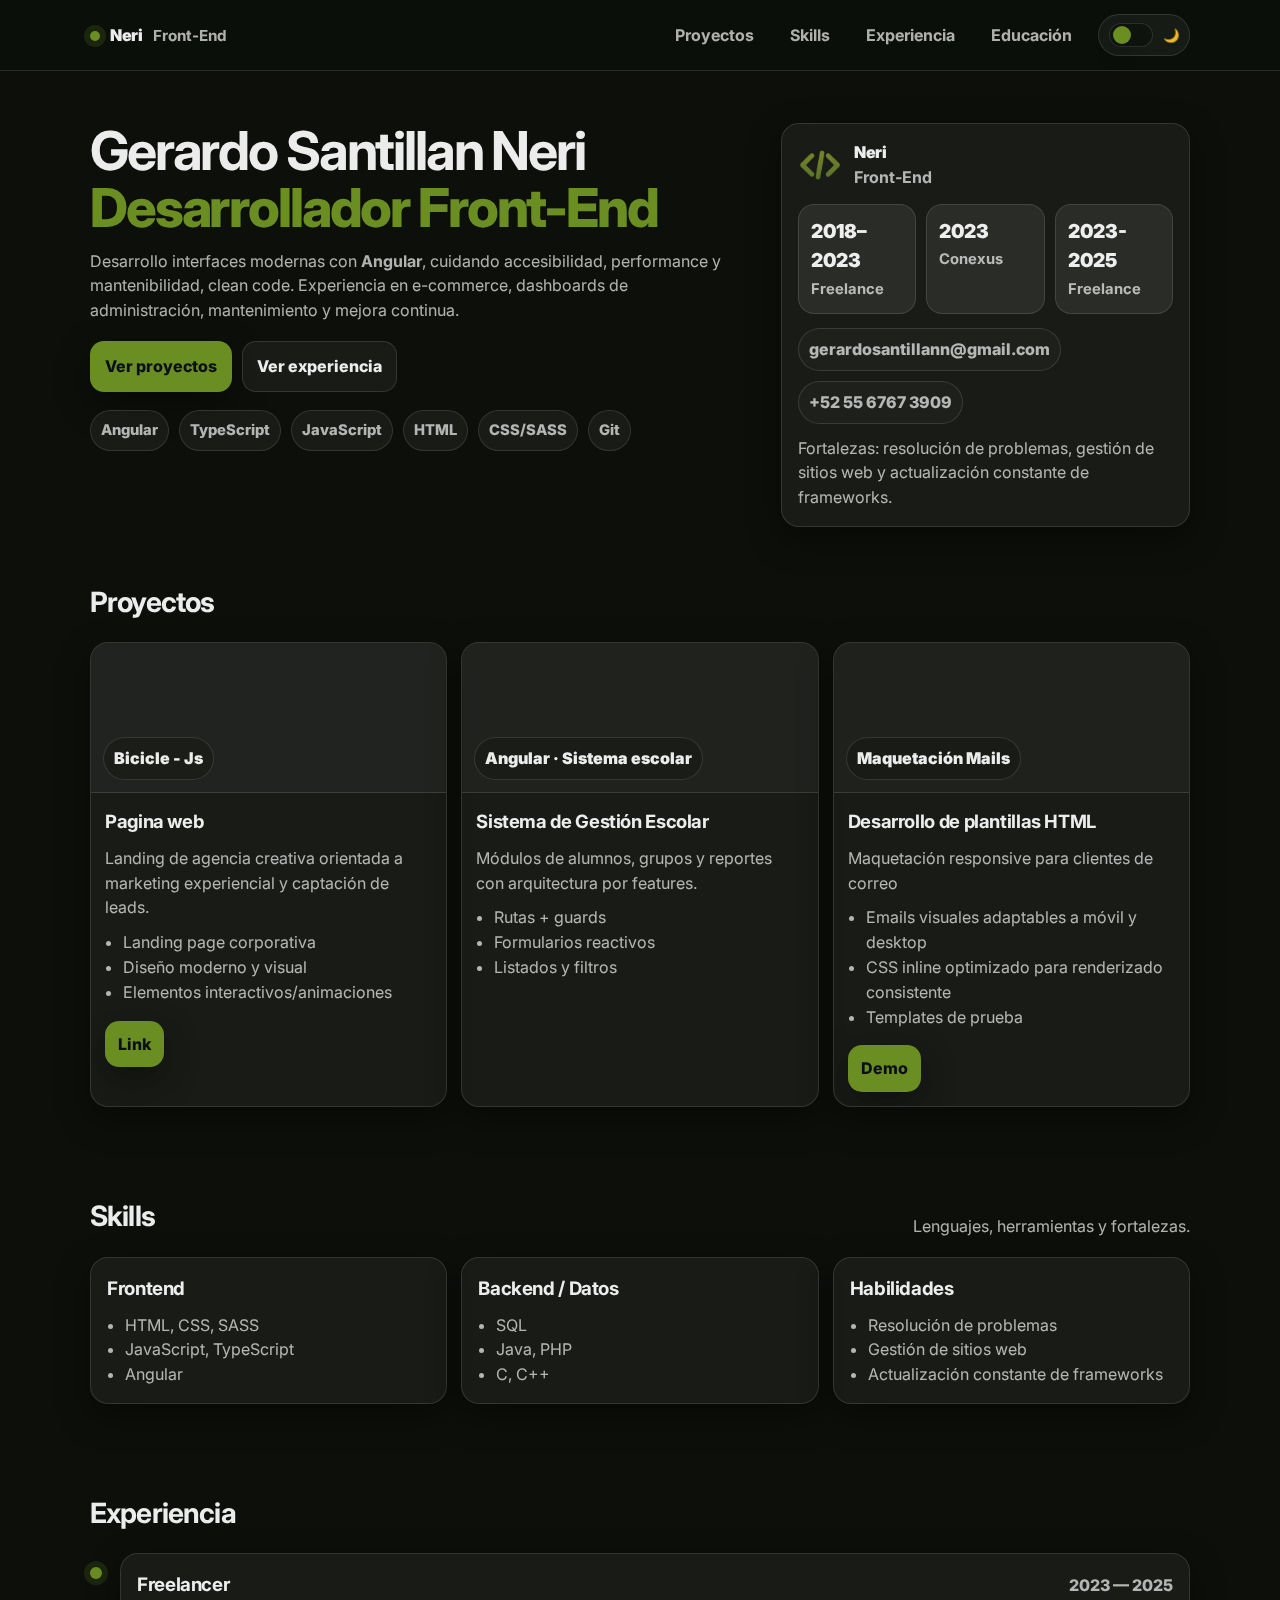
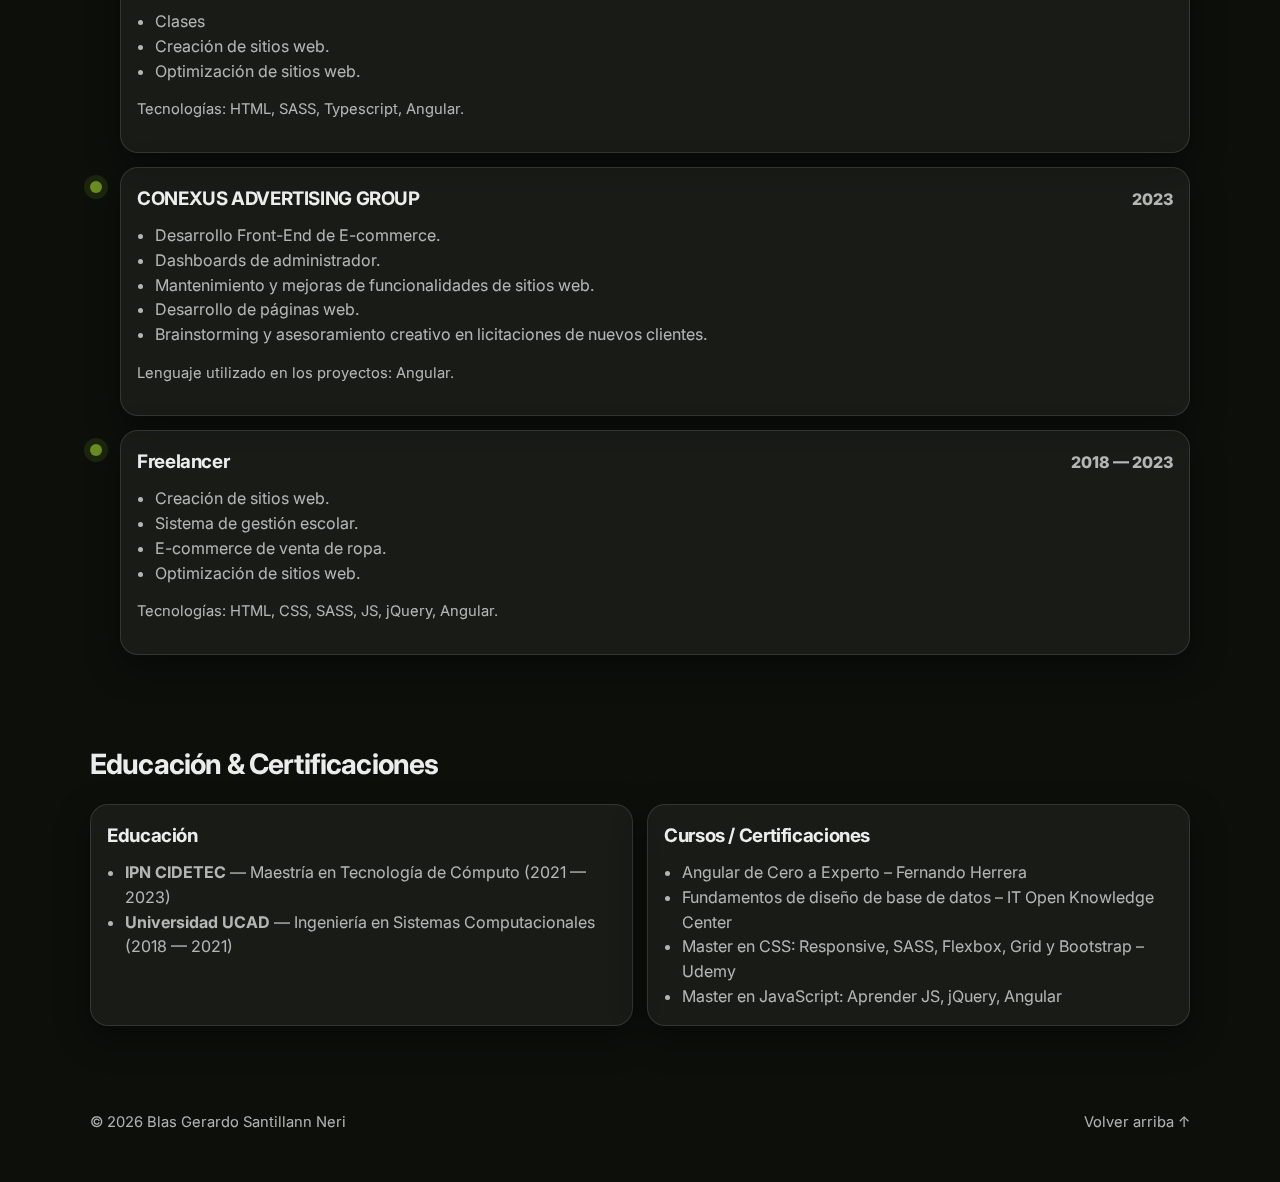
<file: index.html>
<!doctype html>
<html lang="es">
<head>
  <meta charset="utf-8" />
  <meta name="viewport" content="width=device-width,initial-scale=1" />
  <meta name="description" content="Portfolio de Blas Gerardo Santillann Neri — Desarrollador Web Front-End (Angular)." />
  <title>Blas Gerardo Santillann Neri — Front-End</title>

  <link rel="preconnect" href="https://fonts.googleapis.com">
  <link rel="preconnect" href="https://fonts.gstatic.com" crossorigin>
  <link href="https://fonts.googleapis.com/css2?family=Inter:wght@400;500;600;700;800&display=swap" rel="stylesheet">

  <link rel="stylesheet" href="./styles.css" />
</head>
<body>
  <!-- <a class="skip-link" href="#contenido">Saltar al contenido</a> -->

  <!-- Fondo animado: pétalos oliva -->
  <div class="petals" aria-hidden="true">
    <span class="petal"></span><span class="petal"></span><span class="petal"></span><span class="petal"></span>
    <span class="petal"></span><span class="petal"></span><span class="petal"></span><span class="petal"></span>
    <span class="petal"></span><span class="petal"></span><span class="petal"></span><span class="petal"></span>
    <span class="petal"></span><span class="petal"></span>
  </div>

  <header class="header">
    <div class="container header__inner">
      <a class="brand" href="#">
        <span class="brand__mark" aria-hidden="true"></span>
        <span class="brand__name">Neri</span>
        <span class="brand__role">Front-End</span>
      </a>

      <nav class="nav" aria-label="Navegación">
        <button class="nav__toggle" type="button" aria-expanded="false" aria-controls="navMenu">
          <span class="sr-only">Abrir menú</span>
          <span class="nav__icon" aria-hidden="true"></span>
        </button>

        <div id="navMenu" class="nav__menu">
          <a href="#proyectos">Proyectos</a>
          <a href="#skills">Skills</a>
          <a href="#experiencia">Experiencia</a>
          <a href="#educacion">Educación</a>

          <button class="theme-toggle" id="themeToggle" type="button"
                  aria-label="Cambiar a modo claro" aria-pressed="false">
            <span class="theme-toggle__track" aria-hidden="true">
              <span class="theme-toggle__thumb" aria-hidden="true"></span>
            </span>
            <span class="theme-toggle__icon" aria-hidden="true">🌙</span>
          </button>
        </div>
      </nav>
    </div>
  </header>

  <main id="contenido">
    <section class="hero">
      <div class="container hero__grid">
        <div class="hero__copy">
<!--           <p class="kicker">
            <span class="dot" aria-hidden="true"></span>
            Tlalnepantla de Baz · Disponible para proyectos
          </p> -->

          <h1 class="hero__title">
            Gerardo Santillan Neri
            <span class="grad">Desarrollador Front-End</span>
          </h1>

          <p class="hero__text">
            Desarrollo interfaces modernas con <strong>Angular</strong>, cuidando accesibilidad, performance y
            mantenibilidad, clean code. Experiencia en e-commerce, dashboards de administración, mantenimiento y mejora continua.
          </p>

          <div class="hero__cta">
            <a class="btn btn--primary" href="#proyectos">Ver proyectos</a>
            <a class="btn btn--ghost" href="#experiencia">Ver experiencia</a>
            <!-- <a class="btn btn--link" href="mailto:gerardosantillann@gmail.com">gerardosantillann@gmail.com</a> -->
          </div>

          <ul class="chips" aria-label="Tecnologías principales">
            <li><span class="chip">Angular</span></li>
            <li><span class="chip">TypeScript</span></li>
            <li><span class="chip">JavaScript</span></li>
            <li><span class="chip">HTML</span></li>
            <li><span class="chip">CSS/SASS</span></li>
            <li><span class="chip">Git</span></li>
          </ul>
        </div>

        <aside class="hero__card" aria-label="Tarjeta de contacto">
          <div class="card">
            <div class="card__top">
              <div class="avatar" aria-hidden="true"><img src="./assets/img/dev.png" alt=""></div>
              <div>
                <p class="card__name">Neri</p>
                <p class="card__meta">Front-End <!-- · Angular --></p>
              </div>
            </div>

            <div class="stats" role="list">
              <div class="stat" role="listitem">
                <p class="stat__num">2018–2023</p>
                <p class="stat__label">Freelance</p>
              </div>
              <div class="stat" role="listitem">
                <p class="stat__num">2023</p>
                <p class="stat__label">Conexus</p>
              </div>
              <div class="stat" role="listitem">
                <p class="stat__num">2023-2025</p>
                <p class="stat__label">Freelance</p>
              </div>
            </div>

            <div class="links">
              <a class="pill" href="mailto:gerardosantillann@gmail.com">gerardosantillann@gmail.com</a>
              <a class="pill" href="tel:+525567673909">+52 55 6767 3909</a>
              <!-- <span class="pill" aria-label="Ubicación">Tlalnepantla de Baz</span> -->
            </div>

            <p class="card__note">
              Fortalezas: resolución de problemas, gestión de sitios web y actualización constante de frameworks.
            </p>
          </div>
        </aside>
      </div>
    </section>

    <section class="section" id="proyectos">
      <div class="container">
        <div class="section__head">
          <h2 class="section__title">Proyectos</h2>
          <!-- <p class="section__desc">Reemplaza los ejemplos por tus proyectos reales (demo + repo).</p> -->
        </div>

        <div class="grid">
          <article class="project">
            <div class="project__cover">
              <span class="project__badge">Bicicle - Js</span>
            </div>
            <div class="project__body">
              <h3 class="project__title">Pagina web</h3>
              <p class="project__text">Landing de agencia creativa orientada a marketing experiencial y captación de leads.</p>
              <ul class="project__list">
                <li>Landing page corporativa</li>
                <li>Diseño moderno y visual</li>
                <li>Elementos interactivos/animaciones</li>
              </ul>
              <div class="project__actions">
                <a class="btn btn--sm btn--primary" href="https://www.bicible.com.mx/" target="_blank" rel="noreferrer">Link</a>
                <!-- <a class="btn btn--sm btn--ghost" href="#" target="_blank" rel="noreferrer">Código</a> -->
              </div>
            </div>
          </article>

          <article class="project">
            <div class="project__cover project__cover--alt">
              <span class="project__badge">Angular · Sistema escolar</span>
            </div>
            <div class="project__body">
              <h3 class="project__title">Sistema de Gestión Escolar</h3>
              <p class="project__text">Módulos de alumnos, grupos y reportes con arquitectura por features.</p>
              <ul class="project__list">
                <li>Rutas + guards</li>
                <li>Formularios reactivos</li>
                <li>Listados y filtros</li>
              </ul>
              <div class="project__actions">
              </div>
            </div>
          </article>

          <article class="project">
            <div class="project__cover project__cover--alt2">
              <span class="project__badge">Maquetación Mails</span>
            </div>
            <div class="project__body">
              <h3 class="project__title">Desarrollo de plantillas HTML</h3>
              <p class="project__text">Maquetación responsive para clientes de correo</h3>
              <ul class="project__list">
                <li>Emails visuales adaptables a móvil y desktop</li>
                <li>CSS inline optimizado para renderizado consistente</li>
                <li>Templates de prueba</li>
              </ul>
              <div class="project__actions">
                <a class="btn btn--sm btn--primary" href="Mails/index.html" target="_blank" rel="noreferrer">Demo</a>
              </div>
            </div>
          </article>
        </div>
      </div>
    </section>

    <section class="section" id="skills">
      <div class="container">
        <div class="section__head">
          <h2 class="section__title">Skills</h2>
          <p class="section__desc">Lenguajes, herramientas y fortalezas.</p>
        </div>

        <div class="panels">
          <div class="panel">
            <h3 class="panel__title">Frontend</h3>
            <ul class="list">
              <li>HTML, CSS, SASS</li>
              <li>JavaScript, TypeScript</li>
              <li>Angular</li>
            </ul>
          </div>

          <div class="panel">
            <h3 class="panel__title">Backend / Datos</h3>
            <ul class="list">
              <li>SQL</li>
              <li>Java, PHP</li>
              <li>C, C++</li>
            </ul>
          </div>

          <div class="panel">
            <h3 class="panel__title">Habilidades</h3>
            <ul class="list">
              <li>Resolución de problemas</li>
              <li>Gestión de sitios web</li>
              <li>Actualización constante de frameworks</li>
            </ul>
          </div>
        </div>
      </div>
    </section>

    <section class="section" id="experiencia">
      <div class="container">
        <div class="section__head">
          <h2 class="section__title">Experiencia</h2>
          <!-- <p class="section__desc">Enfoque en Angular y mantenimiento/mejoras.</p> -->
        </div>

        <div class="timeline">
                    <article class="job">
            <div class="job__dot" aria-hidden="true"></div>
            <div class="job__content">
              <div class="job__top">
                <h3 class="job__title">Freelancer</h3>
                <p class="job__time">2023 — 2025</p>
              </div>
              <ul class="job__list">
                <li>Clases</li>
                <li>Creación de sitios web.</li>
                <li>Optimización de sitios web.</li>
              </ul>
              <p class="muted small">Tecnologías: HTML, SASS, Typescript, Angular.</p>
            </div>
          </article>

          <article class="job">
            <div class="job__dot" aria-hidden="true"></div>
            <div class="job__content">
              <div class="job__top">
                <h3 class="job__title">CONEXUS ADVERTISING GROUP</h3>
                <p class="job__time">2023</p>
              </div>
              <ul class="job__list">
                <li>Desarrollo Front-End de E-commerce.</li>
                <li>Dashboards de administrador.</li>
                <li>Mantenimiento y mejoras de funcionalidades de sitios web.</li>
                <li>Desarrollo de páginas web.</li>
                <li>Brainstorming y asesoramiento creativo en licitaciones de nuevos clientes.</li>
              </ul>
              <p class="muted small">Lenguaje utilizado en los proyectos: Angular.</p>
            </div>
          </article>

          <article class="job">
            <div class="job__dot" aria-hidden="true"></div>
            <div class="job__content">
              <div class="job__top">
                <h3 class="job__title">Freelancer</h3>
                <p class="job__time">2018 — 2023</p>
              </div>
              <ul class="job__list">
                <li>Creación de sitios web.</li>
                <li>Sistema de gestión escolar.</li>
                <li>E-commerce de venta de ropa.</li>
                <li>Optimización de sitios web.</li>
              </ul>
              <p class="muted small">Tecnologías: HTML, CSS, SASS, JS, jQuery, Angular.</p>
            </div>
          </article>
        </div>
      </div>
    </section>

    <section class="section" id="educacion">
      <div class="container">
        <div class="section__head">
          <h2 class="section__title">Educación & Certificaciones</h2>
          <!-- <p class="section__desc">Separado en 2 tarjetas: educación y cursos/certificaciones.</p> -->
        </div>

        <div class="panels panels--2">
          <div class="panel">
            <h3 class="panel__title">Educación</h3>
            <ul class="list">
              <li><strong>IPN CIDETEC</strong> — Maestría en Tecnología de Cómputo (2021 — 2023)</li>
              <li><strong>Universidad UCAD</strong> — Ingeniería en Sistemas Computacionales (2018 — 2021)</li>
            </ul>
          </div>

          <div class="panel">
            <h3 class="panel__title">Cursos / Certificaciones</h3>
            <ul class="list">
              <li>Angular de Cero a Experto – Fernando Herrera</li>
              <li>Fundamentos de diseño de base de datos – IT Open Knowledge Center</li>
              <li>Master en CSS: Responsive, SASS, Flexbox, Grid y Bootstrap – Udemy</li>
              <li>Master en JavaScript: Aprender JS, jQuery, Angular</li>
            </ul>
          </div>
        </div>
      </div>
    </section>

    <footer class="footer">
      <div class="container footer__inner">
        <p class="muted small">© <span id="year"></span> Blas Gerardo Santillann Neri</p>
        <a class="muted small" href="#contenido">Volver arriba ↑</a>
      </div>
    </footer>
  </main>

  <script src="./app.js"></script>
</body>
</html>
</file>
<file: styles.css>
/* ===== Base ===== */
*{ box-sizing:border-box; }
html{ scroll-behavior:smooth; }
body{
  margin:0;
  font-family: Inter, system-ui, -apple-system, Segoe UI, Roboto, Arial, sans-serif;
  line-height:1.55;
  background: var(--bg);
  color: var(--text);
}
img{ max-width:100%; display:block; }
a{ color:inherit; text-decoration:none; }
/* a:hover{ text-decoration:underline; } */
:focus-visible{ outline:2px solid var(--ring); outline-offset:3px; }

.sr-only{ position:absolute; width:1px; height:1px; margin:-1px; padding:0; overflow:hidden; clip:rect(0,0,0,0); white-space:nowrap; border:0; }

.skip-link{
  position:absolute; left:-999px; top:12px; z-index:1000;
  padding:10px 12px; border-radius:14px;
  background: var(--panel);
  border: 1px solid var(--border);
}
.skip-link:focus{ left:12px; }

/* ===== Paleta sólida (verde olivo) ===== */
:root{
  --bg: #0c0f0a;
  --panel: rgba(255,255,255,.05);
  --panel-2: rgba(255,255,255,.08);

  --text: rgba(255,255,255,.92);
  --muted: rgba(255,255,255,.68);

  --border: rgba(255,255,255,.12);
  --shadow: 0 12px 34px rgba(0,0,0,.38);
  --radius: 18px;

  --accent: #6b8e23;
  --accent-2: #56761c;
  --ring: rgba(107,142,35,.55);

  --max: 1100px;
}

[data-theme="light"]{
  --bg:#f6f7f4;
  --panel: rgba(17,24,39,.05);
  --panel-2: rgba(17,24,39,.08);

  --text: rgba(15,23,42,.92);
  --muted: rgba(15,23,42,.70);

  --border: rgba(15,23,42,.12);
  --shadow: 0 12px 34px rgba(2,6,23,.10);

  --accent: #6b8e23;
  --accent-2: #56761c;
  --ring: rgba(107,142,35,.45);
}

/* ===== Fondo animado: pétalos ===== */
.petals{
  position: fixed;
  inset: 0;
  pointer-events: none;
  overflow: hidden;
  z-index: 0;
}
.petal{
  position:absolute;
  top: -12vh;
  width: 14px;
  height: 10px;
  border-radius: 999px;
  background: rgba(107,142,35,.22);
  border: 1px solid rgba(107,142,35,.18);
  transform: translate3d(0,0,0) rotate(15deg);
  animation: fall linear infinite, sway ease-in-out infinite;
  box-shadow: 0 10px 20px rgba(0,0,0,.16);
}
.petal:nth-child(1){ left: 6%;  width: 10px; height: 8px;  animation-duration: 12s, 3.2s; animation-delay: -2s, -1s; opacity:.65;}
.petal:nth-child(2){ left: 14%; width: 16px; height: 10px; animation-duration: 15s, 3.6s; animation-delay: -7s, -2s; opacity:.55;}
.petal:nth-child(3){ left: 22%; width: 12px; height: 9px;  animation-duration: 13s, 3.0s; animation-delay: -4s, -1.5s; opacity:.6;}
.petal:nth-child(4){ left: 30%; width: 18px; height: 11px; animation-duration: 17s, 4.1s; animation-delay: -9s, -2.2s; opacity:.5;}
.petal:nth-child(5){ left: 38%; width: 11px; height: 8px;  animation-duration: 14s, 3.3s; animation-delay: -6s, -1.2s; opacity:.62;}
.petal:nth-child(6){ left: 46%; width: 15px; height: 10px; animation-duration: 16s, 3.9s; animation-delay: -10s,-2.4s; opacity:.52;}
.petal:nth-child(7){ left: 54%; width: 12px; height: 9px;  animation-duration: 13.5s,3.2s; animation-delay: -3s, -1.4s; opacity:.6;}
.petal:nth-child(8){ left: 62%; width: 18px; height: 12px; animation-duration: 18s, 4.4s; animation-delay: -12s,-2.7s; opacity:.48;}
.petal:nth-child(9){ left: 70%; width: 10px; height: 8px;  animation-duration: 12.5s,3.0s; animation-delay: -5s, -1.1s; opacity:.65;}
.petal:nth-child(10){left: 78%; width: 16px; height: 10px; animation-duration: 16.5s,4.0s; animation-delay: -8s, -2.0s; opacity:.52;}
.petal:nth-child(11){left: 86%; width: 12px; height: 9px;  animation-duration: 14.8s,3.5s; animation-delay: -11s,-2.1s; opacity:.58;}
.petal:nth-child(12){left: 92%; width: 18px; height: 11px; animation-duration: 19s, 4.6s; animation-delay: -13s,-2.9s; opacity:.45;}
.petal:nth-child(13){left: 44%; width: 9px;  height: 7px;  animation-duration: 11.8s,2.8s; animation-delay: -7s, -1.3s; opacity:.7;}
.petal:nth-child(14){left: 10%; width: 13px; height: 9px;  animation-duration: 15.2s,3.7s; animation-delay: -9s, -2.2s; opacity:.55;}

@keyframes fall{
  0%{ transform: translateY(-12vh) rotate(15deg); }
  100%{ transform: translateY(112vh) rotate(380deg); }
}
@keyframes sway{
  0%,100%{ margin-left: 0px; }
  50%{ margin-left: 34px; }
}
@media (prefers-reduced-motion: reduce){
  .petal{ animation:none !important; display:none; }
}

/* ===== Layout helpers ===== */
.container{ width:min(var(--max), calc(100% - 40px)); margin:0 auto; position:relative; z-index: 1; }
.muted{ color: var(--muted); }
.small{ font-size:.92rem; }

/* ===== Header ===== */
.header{
  position:sticky; top:0; z-index:50;
  backdrop-filter: blur(10px);
  background: color-mix(in srgb, var(--bg) 84%, transparent);
  border-bottom: 1px solid var(--border);
}
.header__inner{ display:flex; align-items:center; justify-content:space-between; padding:14px 0; }

.brand{ display:flex; align-items:baseline; gap:10px; }
.brand__mark{
  width:10px; height:10px; border-radius:50%;
  background: var(--accent);
  box-shadow: 0 0 0 6px color-mix(in srgb, var(--accent) 18%, transparent);
}
.brand__name{ font-weight:900; letter-spacing:-0.02em; }
.brand__role{ color:var(--muted); font-weight:700; font-size:.95rem; }

.nav{ display:flex; align-items:center; gap:10px; position:relative; }
.nav__menu{ display:flex; align-items:center; gap:16px; }
.nav__menu a{
  color: var(--muted);
  font-weight: 700;
  padding: 8px 10px;
  border-radius: 12px;
  transition: background .2s ease, color .2s ease, transform .2s ease;
}
.nav__menu a:hover{ text-decoration:none; color:var(--text); background:var(--panel); transform:translateY(-1px); }

/* Mobile menu */
.nav__toggle{
  display:none;
  border: 1px solid var(--border);
  background: var(--panel);
  color: var(--text);
  border-radius: 14px;
  padding: 10px 12px;
  cursor:pointer;
  transition: background .2s ease, transform .2s ease;
}
.nav__toggle:hover{ background: var(--panel-2); transform: translateY(-1px); }
.nav__icon{ display:block; width:18px; height:2px; background:var(--text); position:relative; }
.nav__icon::before,.nav__icon::after{ content:""; position:absolute; left:0; width:18px; height:2px; background:var(--text); }
.nav__icon::before{ top:-6px; }
.nav__icon::after{ top:6px; }

/* Theme toggle */
.theme-toggle{
  display:inline-flex; align-items:center; gap:10px;
  border: 1px solid var(--border);
  background: var(--panel);
  color: var(--text);
  border-radius: 999px;
  padding: 8px 10px;
  cursor:pointer;
  transition: background .2s ease, transform .2s ease, border-color .2s ease;
}
.theme-toggle:hover{ background: var(--panel-2); transform: translateY(-1px); }
.theme-toggle__track{
  width:44px; height:24px; border-radius:999px;
  border:1px solid var(--border);
  background: color-mix(in srgb, var(--bg) 55%, transparent);
  position:relative;
  display:inline-block;
}
.theme-toggle__thumb{
  width:18px; height:18px; border-radius:50%;
  background: var(--accent);
  position:absolute; top:50%; left:3px;
  transform: translateY(-50%);
  transition:left .25s ease;
  box-shadow: 0 8px 18px rgba(0,0,0,.25);
}
[data-theme="light"] .theme-toggle__thumb{ left:23px; }
.theme-toggle__icon{ width:1.2em; display:inline-flex; justify-content:center; }

/* Hero */
.hero{ position:relative; padding:52px 0 10px; }
.hero__grid{ display:grid; gap:24px; grid-template-columns:1.55fr .95fr; align-items:start; }

.kicker{
  display:inline-flex; align-items:center; gap:10px;
  border:1px solid var(--border);
  background:var(--panel);
  border-radius:999px;
  padding:8px 12px;
  color:var(--muted);
  font-weight:700;
  margin:0 0 14px;
}
.dot{
  width:8px; height:8px; border-radius:50%;
  background: var(--accent);
  box-shadow: 0 0 0 6px color-mix(in srgb, var(--accent) 18%, transparent);
}
.hero__title{
  margin:0 0 12px;
  font-size: clamp(2.05rem, 4.2vw, 3.35rem);
  line-height:1.06;
  letter-spacing:-0.04em;
}
.grad{ color: var(--accent); display:block; font-weight:800; }
.hero__text{ margin:0 0 18px; color:var(--muted); max-width:64ch; }
.hero__cta{ display:flex; flex-wrap:wrap; gap:10px; margin-bottom:18px; }

/* Buttons */
.btn{
  display:inline-flex; align-items:center; justify-content:center; gap:10px;
  border-radius:14px;
  padding:12px 14px;
  font-weight:800;
  border:1px solid transparent;
  cursor:pointer;
  text-decoration:none !important;
  transition: transform .2s ease, background .2s ease, border-color .2s ease, color .2s ease;
}
.btn:hover{ transform: translateY(-1px); }
.btn:active{ transform: translateY(0px) scale(.99); }
.btn--sm{ padding:10px 12px; font-weight:800; }

.btn--primary{ background: var(--accent); color:#0b0f19; box-shadow:var(--shadow); }
.btn--primary:hover{ background: var(--accent-2); }

.btn--ghost{ border-color:var(--border); background:var(--panel); color:var(--text); }
.btn--ghost:hover{ background:var(--panel-2); }

.btn--link{ padding:12px 10px; color:var(--muted); }
.btn--link:hover{ color:var(--text); }

/* Chips */
.chips{ list-style:none; padding:0; margin:0; display:flex; flex-wrap:wrap; gap:10px; }
.chip{
  display:inline-flex;
  border:1px solid var(--border);
  background:var(--panel);
  padding:8px 10px;
  border-radius:999px;
  color:var(--muted);
  font-weight:800;
  font-size:.92rem;
  transition: transform .2s ease, background .2s ease, border-color .2s ease;
}
.chip:hover{ transform:translateY(-1px); background:var(--panel-2); border-color:rgba(107,142,35,.35); }

/* Card/Panel/Project */
.card, .panel, .project{ border:1px solid var(--border); background:var(--panel); border-radius:var(--radius); box-shadow:var(--shadow); }
.card{ padding:16px; }
.card__top{ display:flex; align-items:center; gap:12px; margin-bottom:14px; }
.avatar{
  width:44px; height:44px; border-radius:16px;
  display:grid; place-items:center;
  font-weight:900;
  /* background:var(--accent); */
  color:#0b0f19;
}
.avatar img{
  display: flex;
}
.card__name{ margin:0; font-weight:900; letter-spacing:-0.02em; }
.card__meta{ margin:0; color:var(--muted); font-weight:700; }

.stats{ display:grid; grid-template-columns:repeat(3,1fr); gap:10px; margin:12px 0 14px; }
.stat{
  border:1px solid var(--border);
  background:var(--panel-2);
  border-radius:16px;
  padding:12px;
  transition: transform .2s ease, border-color .2s ease;
}
.stat:hover{ transform:translateY(-1px); border-color:rgba(107,142,35,.30); }
.stat__num{ margin:0; font-size:1.2rem; font-weight:900; }
.stat__label{ margin:2px 0 0; color:var(--muted); font-weight:700; font-size:.92rem; }

.links{ display:flex; flex-wrap:wrap; gap:10px; margin-bottom:12px; }
.pill{
  border:1px solid var(--border);
  background: color-mix(in srgb, var(--panel) 55%, transparent);
  padding:8px 10px;
  border-radius:999px;
  color:var(--muted);
  font-weight:800;
  transition: background .2s ease, transform .2s ease, color .2s ease, border-color .2s ease;
}
.pill:hover{ text-decoration:none; color:var(--text); background:var(--panel-2); transform:translateY(-1px); border-color:rgba(107,142,35,.30); }
.card__note{ margin:0; color:var(--muted); }

/* Sections */
.section{ padding:44px 0; }
.section__head{ display:flex; align-items:flex-end; justify-content:space-between; gap:16px; margin-bottom:18px; }
.section__title{ margin:0; font-size:1.75rem; letter-spacing:-0.03em; }
.section__desc{ margin:0; color:var(--muted); }

/* Projects */
.grid{ display:grid; gap:14px; grid-template-columns:repeat(3,1fr); }
.project{
  overflow:hidden;
  display:flex;
  flex-direction:column;
  transition: transform .22s ease, background .22s ease, border-color .22s ease;
}
.project:hover{ transform:translateY(-3px); background:color-mix(in srgb, var(--panel) 78%, transparent); border-color:rgba(107,142,35,.30); }
.project__cover{ height:150px; background:rgba(255,255,255,.04); border-bottom:1px solid var(--border); position:relative; }
.project__cover--alt{ background:rgba(255,255,255,.035); }
.project__cover--alt2{ background:rgba(255,255,255,.03); }
.project__badge{
  position:absolute; left:12px; bottom:12px;
  border:1px solid var(--border);
  background: color-mix(in srgb, var(--bg) 30%, transparent);
  padding:8px 10px;
  border-radius:999px;
  font-weight:900;
  color:var(--text);
}
.project__body{ padding:14px; display:flex; flex-direction:column; gap:10px; }
.project__title{ margin:0; font-size:1.15rem; letter-spacing:-0.02em; }
.project__text{ margin:0; color:var(--muted); }
.project__list{ margin:0; padding-left:18px; color:var(--muted); }
.project__actions{ display:flex; gap:10px; margin-top:6px; }

/* Panels */
.panels{ display:grid; gap:14px; grid-template-columns:repeat(3,1fr); }
.panels--2{ grid-template-columns:repeat(2,1fr); }
.panel{ padding:16px; transition: transform .2s ease, background .2s ease, border-color .2s ease; }
.panel:hover{ transform:translateY(-2px); background:color-mix(in srgb, var(--panel) 78%, transparent); border-color:rgba(107,142,35,.28); }
.panel__title{ margin:0 0 10px; letter-spacing:-0.02em; }
.list{ margin:0; padding-left:18px; color:var(--muted); }

/* Timeline */
.timeline{ display:grid; gap:14px; }
.job{ display:grid; grid-template-columns:18px 1fr; gap:12px; align-items:start; }
.job__dot{
  width:12px; height:12px; border-radius:50%;
  background:var(--accent);
  margin-top:14px;
  box-shadow: 0 0 0 6px color-mix(in srgb, var(--accent) 18%, transparent);
}
.job__content{ border:1px solid var(--border); background:var(--panel); border-radius:var(--radius); box-shadow:var(--shadow); padding:16px; }
.job__top{ display:flex; align-items:baseline; justify-content:space-between; gap:12px; }
.job__title{ margin:0; letter-spacing:-0.02em; }
.job__time{ margin:0; color:var(--muted); font-weight:800; }
.job__list{ margin:10px 0 0; padding-left:18px; color:var(--muted); }

/* Footer */
.footer{ padding:26px 0 34px; }
.footer__inner{ display:flex; align-items:center; justify-content:space-between; gap:14px; }

/* Responsive */
@media (max-width: 980px){
  .hero__grid{ grid-template-columns:1fr; }
  .grid{ grid-template-columns:1fr; }
  .panels{ grid-template-columns:1fr; }
  .panels--2{ grid-template-columns:1fr; }
  .section__head{ flex-direction:column; align-items:flex-start; }
}
@media (max-width: 740px){
  .nav__toggle{ display:inline-flex; }
  .nav__menu{
    position:absolute;
    right:0;
    top:56px;
    display:none;
    flex-direction:column;
    align-items:stretch;
    gap:10px;
    padding:12px;
    border:1px solid var(--border);
    background:var(--bg);
    border-radius:16px;
    box-shadow:var(--shadow);
    min-width:240px;
  }
  .nav__menu.is-open{ display:flex; }
}
</file>
